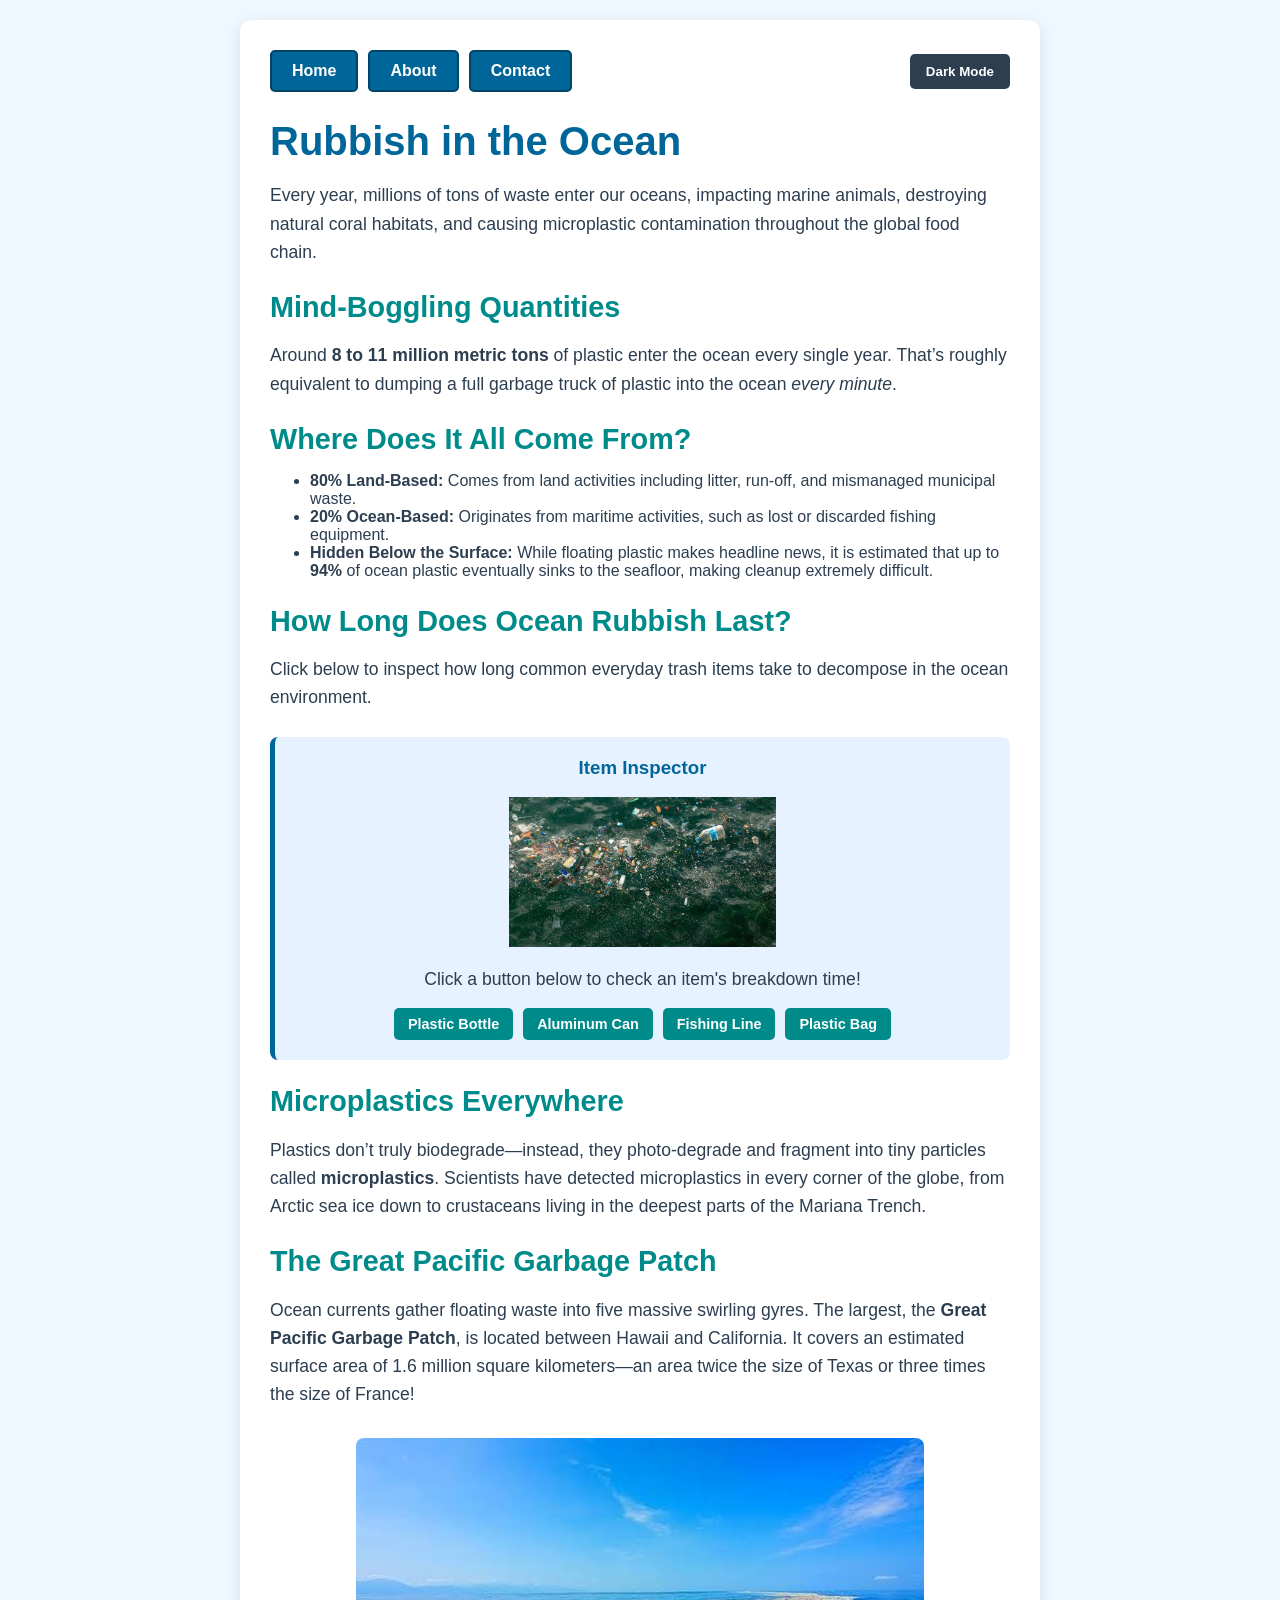
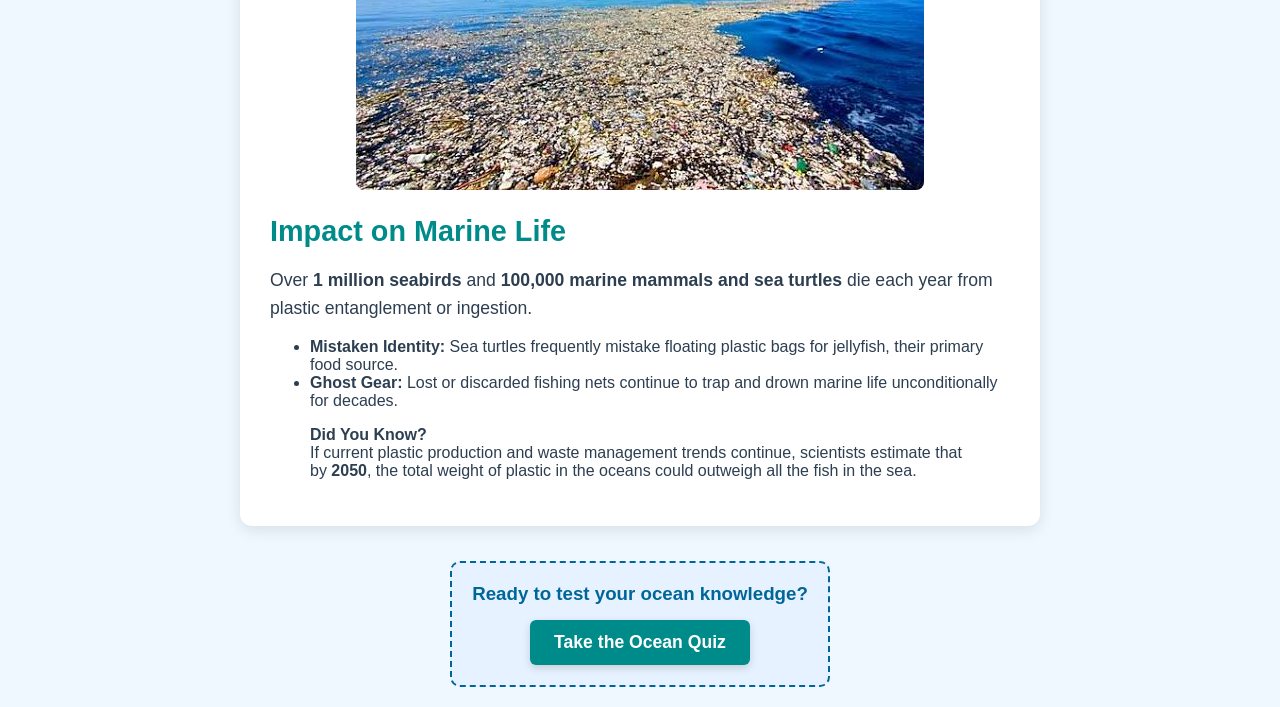
<file: Develop/about.html>
<!DOCTYPE html>
<html lang="en">
<head>
    <meta charset="UTF-8">
    <meta name="viewport" content="width=device-width, initial-scale=1.0">
    <title>Ocean Pollution - Our Ocean</title>
    <link rel="stylesheet" href="Style.css">
</head>
<body>

    <div class="page-container">
        
        <div class="header-bar">
            <nav class="main-nav">
                <a href="index.html" class="nav-button">Home</a>
                <a href="about.html" class="nav-button">About</a>
                <a href="quiz.html" class="nav-button">Contact</a>
            </nav>
                <button id="theme-toggle" class="theme-btn">Dark Mode</button>
        </div>

        <h1>Rubbish in the Ocean</h1>
        
        <p>Every year, millions of tons of waste enter our oceans, impacting marine animals, destroying natural coral habitats, and causing microplastic contamination throughout the global food chain.</p>

        <h2>Mind-Boggling Quantities</h2>
        <p>Around <strong>8 to 11 million metric tons</strong> of plastic enter the ocean every single year. That’s roughly equivalent to dumping a full garbage truck of plastic into the ocean <em>every minute</em>.</p>

        <h2>Where Does It All Come From?</h2>
        <ul>
            <li><strong>80% Land-Based:</strong> Comes from land activities including litter, run-off, and mismanaged municipal waste.</li>
            <li><strong>20% Ocean-Based:</strong> Originates from maritime activities, such as lost or discarded fishing equipment.</li>
            <li><strong>Hidden Below the Surface:</strong> While floating plastic makes headline news, it is estimated that up to <strong>94%</strong> of ocean plastic eventually sinks to the seafloor, making cleanup extremely difficult.</li>
        </ul>

        <h2>How Long Does Ocean Rubbish Last?</h2>
        <p>Click below to inspect how long common everyday trash items take to decompose in the ocean environment.</p>

        <div class="fact-card">
            <h3 id="item-title">Item Inspector</h3>
            
            <img id="inspector-img" src="default-item.jpg" alt="Item Preview" class="inspector-img">

            <p id="fact-display">Click a button below to check an item's breakdown time!</p>
            
            <div class="button-group">
                <button class="fact-button trash-btn" data-time="Plastic Water Bottle: Takes up to 450 YEARS to completely decompose!" data-img="bottle.jpg">Plastic Bottle</button>
                <button class="fact-button trash-btn" data-time="Aluminum Can: Takes around 200 YEARS to break down in saltwater!" data-img="can.jpg">Aluminum Can</button>
                <button class="fact-button trash-btn" data-time="Fishing Line: Takes up to 600 YEARS and poses severe entanglement risks!" data-img="fishing-line.jpg">Fishing Line</button>
                <button class="fact-button trash-btn" data-time="Plastic Bag: Takes 10 to 20 YEARS, but breaks into toxic microplastics!" data-img="plastic-bag.jpg">Plastic Bag</button>
            </div>
        </div>

        <h2>Microplastics Everywhere</h2>
        <p>Plastics don’t truly biodegrade—instead, they photo-degrade and fragment into tiny particles called <strong>microplastics</strong>. Scientists have detected microplastics in every corner of the globe, from Arctic sea ice down to crustaceans living in the deepest parts of the Mariana Trench.</p>

        <h2>The Great Pacific Garbage Patch</h2>
        <p>Ocean currents gather floating waste into five massive swirling gyres. The largest, the <strong>Great Pacific Garbage Patch</strong>, is located between Hawaii and California. It covers an estimated surface area of 1.6 million square kilometers—an area twice the size of Texas or three times the size of France!</p>

        <div class="image-section">
            <img src="Rubbish.jpg" alt="Plastic trash in the sea" class="sea-image" id="sea-image">
        </div>

        <h2>Impact on Marine Life</h2>
        <p>Over <strong>1 million seabirds</strong> and <strong>100,000 marine mammals and sea turtles</strong> die each year from plastic entanglement or ingestion.</p>
        <ul>
            <li><strong>Mistaken Identity:</strong> Sea turtles frequently mistake floating plastic bags for jellyfish, their primary food source.</li>
            <li><strong>Ghost Gear:</strong> Lost or discarded fishing nets continue to trap and drown marine life unconditionally for decades.</li>
        </ul>

        <blockquote class="did-you-know">
            <strong>Did You Know?</strong><br>
            If current plastic production and waste management trends continue, scientists estimate that by <strong>2050</strong>, the total weight of plastic in the oceans could outweigh all the fish in the sea.
        </blockquote>

    </div> 

    <div class="quiz-callout">
        <h3>Ready to test your ocean knowledge?</h3>
        <a href="quiz.html" class="quiz-link-btn">Take the Ocean Quiz</a>
    </div>

    <script>
      const toggleButton = document.getElementById('theme-toggle');
      const seaImage = document.getElementById('sea-image');
      
      toggleButton.addEventListener('click', () => {
        document.body.classList.toggle('dark-theme');
        
        if (document.body.classList.contains('dark-theme')) {
          toggleButton.textContent = 'Light Mode';
          seaImage.src = 'Rubbish-Dark.jpg';
        } else {
          toggleButton.textContent = 'Dark Mode';
          seaImage.src = 'Rubbish.jpg';
        }
      });
      const trashButtons = document.querySelectorAll('.trash-btn');
      const factDisplay = document.getElementById('fact-display');
      const inspectorImg = document.getElementById('inspector-img');

      trashButtons.forEach(button => {
        button.addEventListener('click', () => {
          factDisplay.textContent = button.getAttribute('data-time');
          inspectorImg.src = button.getAttribute('data-img');
          
          factDisplay.classList.remove('pop-anim');
          inspectorImg.classList.remove('pop-anim');
          
          void factDisplay.offsetWidth;
          
          factDisplay.classList.add('pop-anim');
          inspectorImg.classList.add('pop-anim');
        });
      });
    </script>
</body>
</html>
</file>
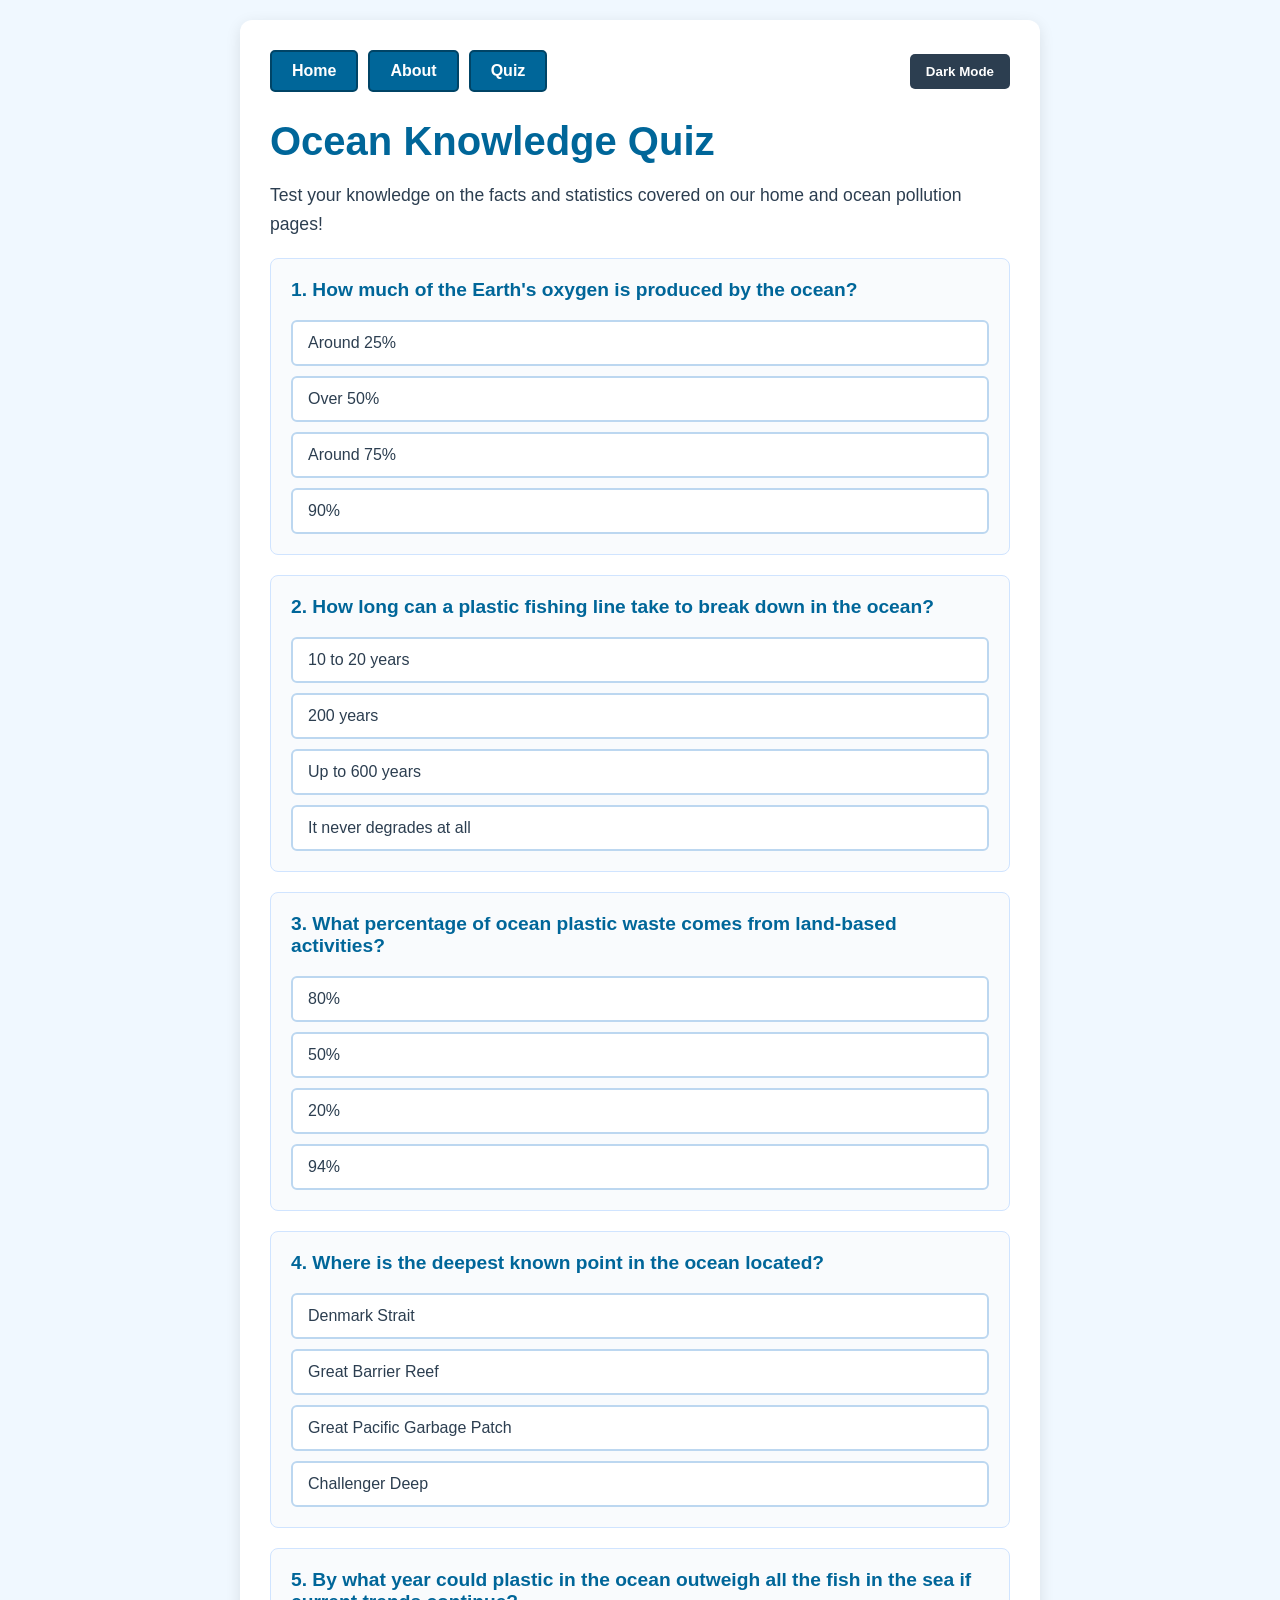
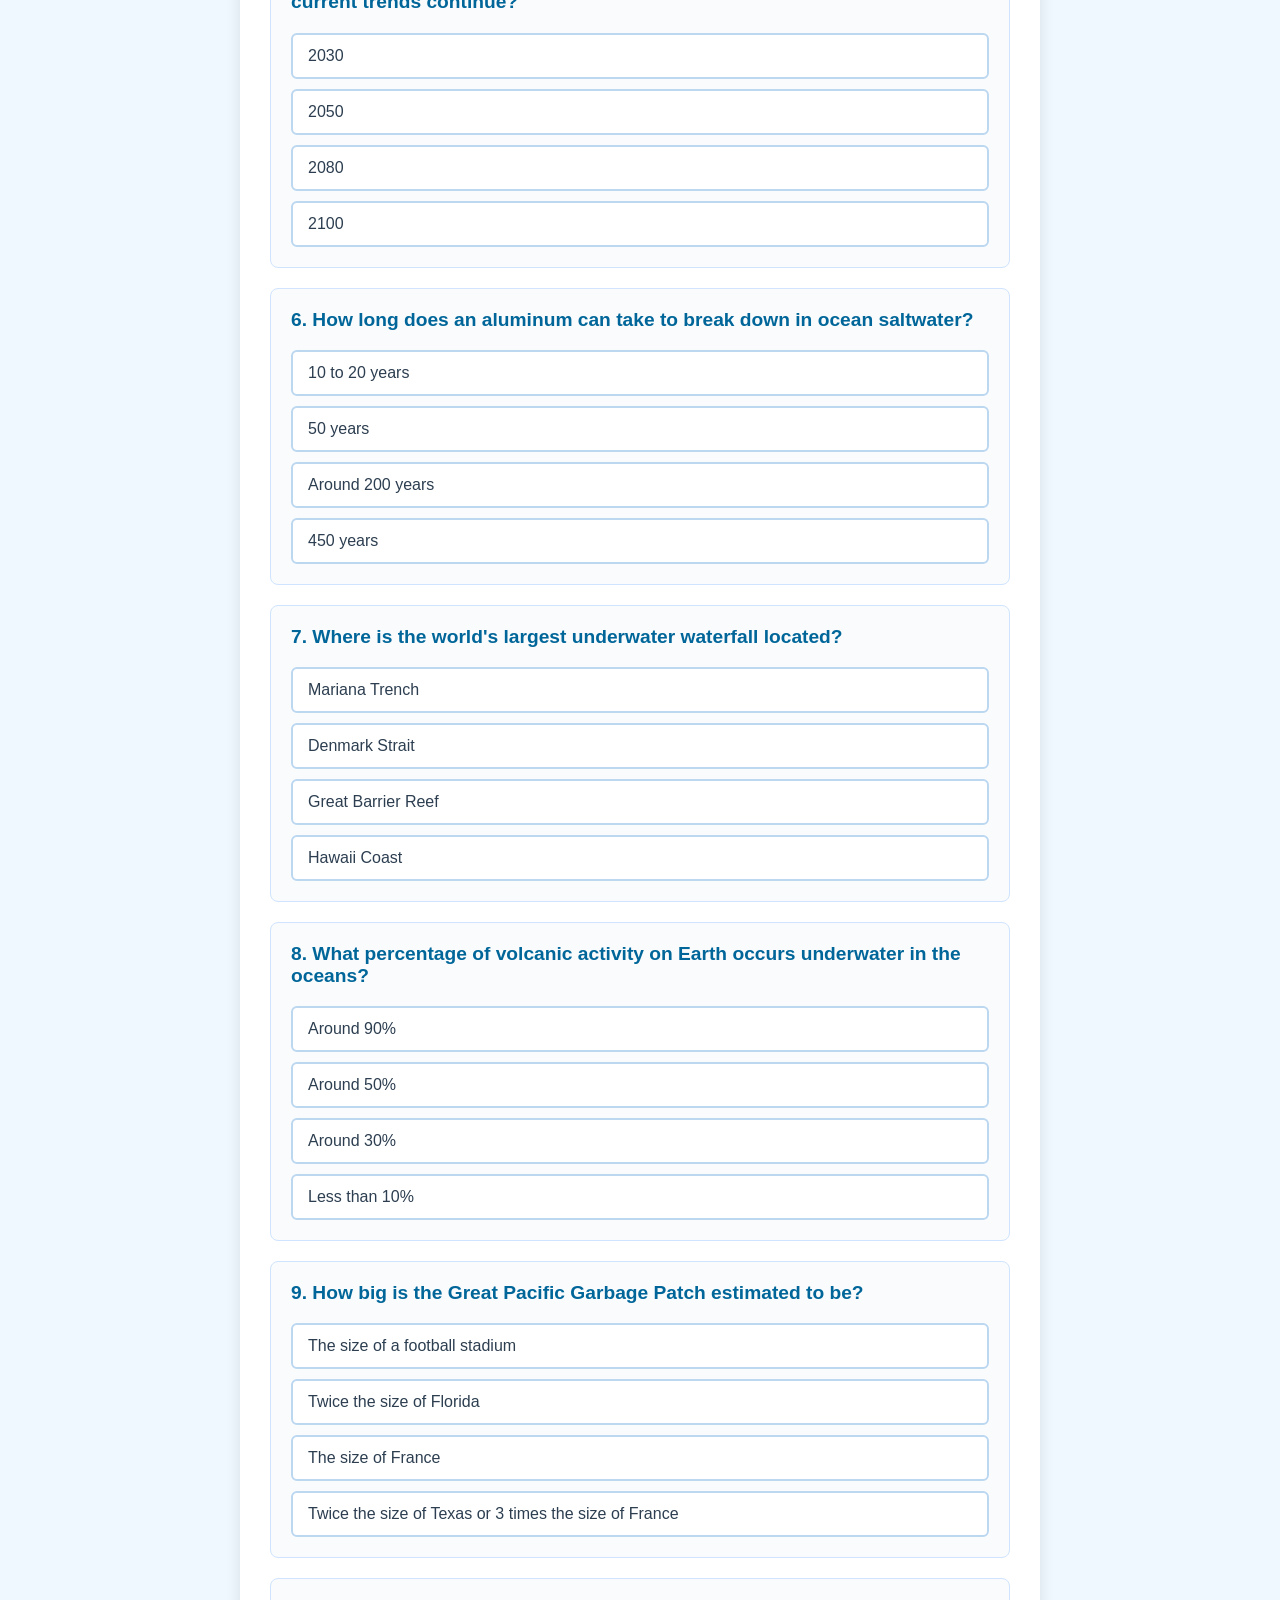
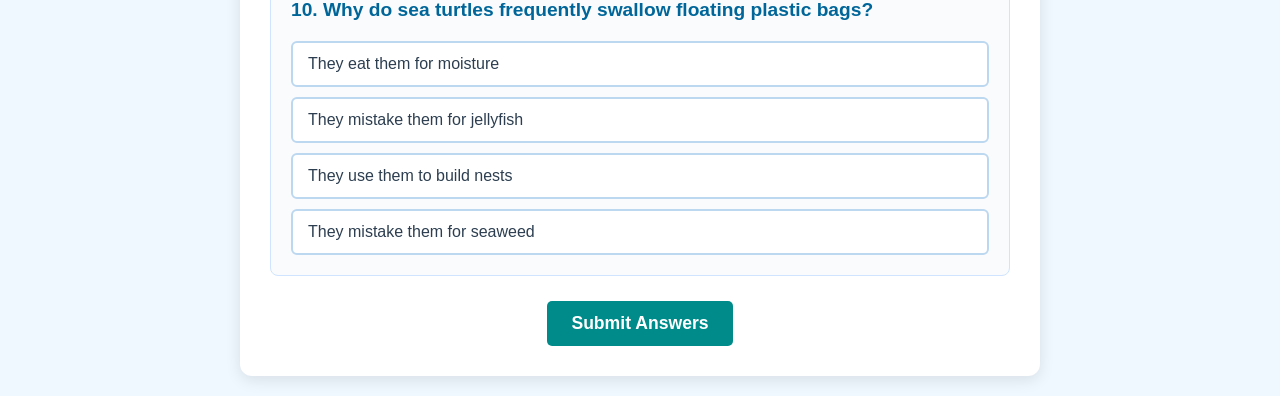
<file: Develop/quiz.html>
<!DOCTYPE html>
<html lang="en">
<head>
    <meta charset="UTF-8">
    <meta name="viewport" content="width=device-width, initial-scale=1.0">
    <title>Ocean Quiz - Our Ocean</title>
    <link rel="stylesheet" href="Style.css">
</head>
<body>

    <div class="page-container">
        
        <div class="header-bar">
            <nav class="main-nav">
                <a href="index.html" class="nav-button">Home</a>
                <a href="about.html" class="nav-button">About</a>
                <a href="quiz.html" class="nav-button">Quiz</a>
            </nav>
            <button id="theme-toggle" class="theme-btn">Dark Mode</button>
        </div>

        <h1>Ocean Knowledge Quiz</h1>
        <p>Test your knowledge on the facts and statistics covered on our home and ocean pollution pages!</p>

        <div class="quiz-container" id="quiz-container">
            
            <div class="question-card" data-correct="1">
                <h3>1. How much of the Earth's oxygen is produced by the ocean?</h3>
                <div class="options-group">
                    <button class="option-btn" data-index="0">Around 25%</button>
                    <button class="option-btn" data-index="1">Over 50%</button>
                    <button class="option-btn" data-index="2">Around 75%</button>
                    <button class="option-btn" data-index="3">90%</button>
                </div>
            </div>

            <div class="question-card" data-correct="2">
                <h3>2. How long can a plastic fishing line take to break down in the ocean?</h3>
                <div class="options-group">
                    <button class="option-btn" data-index="0">10 to 20 years</button>
                    <button class="option-btn" data-index="1">200 years</button>
                    <button class="option-btn" data-index="2">Up to 600 years</button>
                    <button class="option-btn" data-index="3">It never degrades at all</button>
                </div>
            </div>

            <div class="question-card" data-correct="0">
                <h3>3. What percentage of ocean plastic waste comes from land-based activities?</h3>
                <div class="options-group">
                    <button class="option-btn" data-index="0">80%</button>
                    <button class="option-btn" data-index="1">50%</button>
                    <button class="option-btn" data-index="2">20%</button>
                    <button class="option-btn" data-index="3">94%</button>
                </div>
            </div>

            <div class="question-card" data-correct="3">
                <h3>4. Where is the deepest known point in the ocean located?</h3>
                <div class="options-group">
                    <button class="option-btn" data-index="0">Denmark Strait</button>
                    <button class="option-btn" data-index="1">Great Barrier Reef</button>
                    <button class="option-btn" data-index="2">Great Pacific Garbage Patch</button>
                    <button class="option-btn" data-index="3">Challenger Deep</button>
                </div>
            </div>

            <div class="question-card" data-correct="1">
                <h3>5. By what year could plastic in the ocean outweigh all the fish in the sea if current trends continue?</h3>
                <div class="options-group">
                    <button class="option-btn" data-index="0">2030</button>
                    <button class="option-btn" data-index="1">2050</button>
                    <button class="option-btn" data-index="2">2080</button>
                    <button class="option-btn" data-index="3">2100</button>
                </div>
            </div>
            
            <div class="question-card" data-correct="2">
                <h3>6. How long does an aluminum can take to break down in ocean saltwater?</h3>
                <div class="options-group">
                    <button class="option-btn" data-index="0">10 to 20 years</button>
                    <button class="option-btn" data-index="1">50 years</button>
                    <button class="option-btn" data-index="2">Around 200 years</button>
                    <button class="option-btn" data-index="3">450 years</button>
                </div>
            </div>

            <div class="question-card" data-correct="1">
                <h3>7. Where is the world's largest underwater waterfall located?</h3>
                <div class="options-group">
                    <button class="option-btn" data-index="0">Mariana Trench</button>
                    <button class="option-btn" data-index="1">Denmark Strait</button>
                    <button class="option-btn" data-index="2">Great Barrier Reef</button>
                    <button class="option-btn" data-index="3">Hawaii Coast</button>
                </div>
            </div>

            <div class="question-card" data-correct="0">
                <h3>8. What percentage of volcanic activity on Earth occurs underwater in the oceans?</h3>
                <div class="options-group">
                    <button class="option-btn" data-index="0">Around 90%</button>
                    <button class="option-btn" data-index="1">Around 50%</button>
                    <button class="option-btn" data-index="2">Around 30%</button>
                    <button class="option-btn" data-index="3">Less than 10%</button>
                </div>
            </div>

            <div class="question-card" data-correct="3">
                <h3>9. How big is the Great Pacific Garbage Patch estimated to be?</h3>
                <div class="options-group">
                    <button class="option-btn" data-index="0">The size of a football stadium</button>
                    <button class="option-btn" data-index="1">Twice the size of Florida</button>
                    <button class="option-btn" data-index="2">The size of France</button>
                    <button class="option-btn" data-index="3">Twice the size of Texas or 3 times the size of France</button>
                </div>
            </div>

            <div class="question-card" data-correct="1">
                <h3>10. Why do sea turtles frequently swallow floating plastic bags?</h3>
                <div class="options-group">
                    <button class="option-btn" data-index="0">They eat them for moisture</button>
                    <button class="option-btn" data-index="1">They mistake them for jellyfish</button>
                    <button class="option-btn" data-index="2">They use them to build nests</button>
                    <button class="option-btn" data-index="3">They mistake them for seaweed</button>
                </div>
            </div>
        </div>

        <div class="quiz-actions">
            <button id="submit-btn" class="fact-button" style="font-size: 1.1rem; padding: 12px 24px;">Submit Answers</button>
        </div>

        <div class="score-board" id="score-board">
            <h2 id="score-title">Quiz Completed!</h2>
            <p id="score-text"></p>
            <button id="reset-btn" class="fact-button">Try Again</button>
        </div>

    </div> 

    <script>
    const toggleButton = document.getElementById('theme-toggle');
    
    toggleButton.addEventListener('click', () => {
        document.body.classList.toggle('dark-theme');
        
        if (document.body.classList.contains('dark-theme')) {
            toggleButton.textContent = 'Light Mode';
        } else {
            toggleButton.textContent = 'Dark Mode';
        }
    });

    const questions = document.querySelectorAll('.question-card');
    const submitBtn = document.getElementById('submit-btn');
    const scoreBoard = document.getElementById('score-board');
    const scoreText = document.getElementById('score-text');
    const resetBtn = document.getElementById('reset-btn');

    const warningMsg = document.createElement('p');
    warningMsg.style.color = '#d9534f';
    warningMsg.style.fontWeight = 'bold';
    warningMsg.style.marginTop = '10px';
    warningMsg.style.display = 'none';
    submitBtn.parentNode.insertBefore(warningMsg, submitBtn);

    questions.forEach(card => {
        const options = card.querySelectorAll('.option-btn');
        options.forEach(option => {
            option.addEventListener('click', () => {
                
                card.style.borderColor = '';

                options.forEach(btn => {
                    btn.classList.remove('selected');
                    btn.style.borderColor = '';
                    delete btn.dataset.selected;
                });

                option.style.borderColor = '#006699';
                option.dataset.selected = 'true';
            });
        });
    });

    submitBtn.addEventListener('click', () => {
        let unansweredCount = 0;

        questions.forEach(card => {
            const hasSelected = card.querySelector('.option-btn[data-selected="true"]');
            if (!hasSelected) {
                unansweredCount++;
              
                card.style.borderColor = '#ff8080';
            } else {
                card.style.borderColor = '';
            }
        });

        if (unansweredCount > 0) {
            warningMsg.textContent = `⚠️ Please answer all questions! You have ${unansweredCount} unanswered question${unansweredCount > 1 ? 's' : ''} left.`;
            warningMsg.style.display = 'block';
            
            const firstUnanswered = Array.from(questions).find(card => card.style.borderColor === 'rgb(255, 128, 128)');
            if (firstUnanswered) {
                firstUnanswered.scrollIntoView({ behavior: 'smooth', block: 'center' });
            }
            return;
        }

        warningMsg.style.display = 'none';

        let score = 0;
        let total = questions.length;

        questions.forEach(card => {
            const correctIndex = parseInt(card.getAttribute('data-correct'));
            const options = card.querySelectorAll('.option-btn');
            
            options.forEach((option, index) => {
                option.disabled = true;

                const isSelected = option.dataset.selected === 'true';

                if (index === correctIndex) {
                    option.classList.add('correct');
                    if (isSelected) score++;
                } 
            
                else if (isSelected) {
                    option.classList.add('wrong');
                }
            });
        });

        scoreText.textContent = `You scored ${score} out of ${total}! (${Math.round((score / total) * 100)}%)`;
        scoreBoard.style.display = 'block';
        scoreBoard.classList.add('pop-anim');
        submitBtn.style.display = 'none';
    });

    resetBtn.addEventListener('click', () => {
        questions.forEach(card => {
            card.style.borderColor = '';
            const options = card.querySelectorAll('.option-btn');
            options.forEach(option => {
                option.disabled = false;
                option.classList.remove('correct', 'wrong');
                option.style.borderColor = '';
                delete option.dataset.selected;
            });
        });

        warningMsg.style.display = 'none';
        scoreBoard.style.display = 'none';
        submitBtn.style.display = 'inline-block';
        window.scrollTo({ top: 0, behavior: 'smooth' });
    });
</script>
</body>
</html>
</file>
<file: Develop/Style.css>
body {
    background-color: #f0f8ff;
    font-family: 'Segoe UI', Tahoma, Geneva, Verdana, sans-serif; 
    color: #2c3e50; 
    margin: 0;
    padding: 20px;
    display: flex;
    flex-direction: column;
    align-items: center;
    transition: background-color 0.3s ease, color 0.3s ease;
}

.page-container {
    background-color: #ffffff;
    max-width: 800px;
    width: 100%;
    padding: 30px;
    border-radius: 12px;
    box-shadow: 0 4px 15px rgba(0, 0, 0, 0.1); 
    box-sizing: border-box; 
    transition: background-color 0.3s ease;
}

.header-bar {
    display: flex;
    justify-content: space-between;
    align-items: center;
    flex-wrap: wrap;
    gap: 15px;
    margin-bottom: 25px;
}

.main-nav {
    display: flex;
    gap: 10px;
}

.nav-button {
    display: inline-block;
    color: #ffffff;            
    background-color: #006699; 
    padding: 10px 20px; 
    text-decoration: none;
    font-weight: bold;
    border-radius: 5px;
    border: 2px solid #004466;  
    transition: background-color 0.3s ease;
}

.nav-button:hover {
    background-color: #004466;  
    color: #ffffff;
}

.theme-btn {
    background-color: #2c3e50;
    color: #ffffff;
    border: none;
    padding: 10px 16px;
    border-radius: 5px;
    font-weight: bold;
    cursor: pointer;
    transition: background-color 0.3s ease;
}

.theme-btn:hover {
    background-color: #1a252f;
}

h1 {
    color: #006699; 
    font-size: 2.5rem;
    margin-bottom: 10px;
}

h2 {
    color: #008b8b; 
    font-size: 1.8rem;
    margin-top: 25px;
    margin-bottom: 10px;
}

p {
    line-height: 1.6;
    font-size: 1.1rem;
    margin-bottom: 15px;
}

.image-section {
    margin-top: 30px;
    text-align: center;
}

.sea-image {
    max-width: 100%;
    height: auto;
    border-radius: 8px;
    display: block; 
    margin: 0 auto;
}

body.dark-theme {
    background-color: #0b1d3a;
    color: #e0e6ed;
}

body.dark-theme .page-container {
    background-color: #122b54;
    box-shadow: 0 4px 15px rgba(0, 0, 0, 0.5);
}

body.dark-theme h1 {
    color: #4da6ff;
}

body.dark-theme h2 {
    color: #00e5e5;
}

body.dark-theme .theme-btn {
    background-color: #f0f8ff;
    color: #0b1d3a;
}

body.dark-theme .theme-btn:hover {
    background-color: #d0e4ff;
}

.fact-card {
    background-color: #e6f2ff;
    border-left: 5px solid #006699;
    padding: 20px;
    border-radius: 8px;
    margin: 25px 0;
    text-align: center;
}

.fact-card h3 {
    margin-top: 0;
    color: #006699;
}

.fact-button {
    background-color: #008b8b;
    color: white;
    border: none;
    padding: 10px 18px;
    border-radius: 5px;
    font-weight: bold;
    cursor: pointer;
    transition: transform 0.2s ease, background-color 0.2s ease;
}

.fact-button:hover {
    background-color: #006666;
    transform: scale(1.05);
}

.pop-anim {
    animation: popIn 0.3s ease-out;
}

@keyframes popIn {
    0% {
        opacity: 0;
        transform: translateY(-8px) scale(0.98);
    }
    100% {
        opacity: 1;
        transform: translateY(0) scale(1);
    }
}

body.dark-theme .fact-card {
    background-color: #1a3a68;
    border-left-color: #00e5e5;
}

body.dark-theme .fact-card h3 {
    color: #00e5e5;
}

body.dark-theme .fact-button {
    background-color: #00e5e5;
    color: #0b1d3a;
}

body.dark-theme .fact-button:hover {
    background-color: #80f2f2;
}

.button-group {
    display: flex;
    flex-wrap: wrap;
    gap: 10px;
    justify-content: center;
    margin-top: 15px;
}

.trash-btn {
    font-size: 0.9rem;
    padding: 8px 14px;
}

.quiz-container {
    display: flex;
    flex-direction: column;
    gap: 20px;
    margin-top: 20px;
}

.question-card {
    background-color: #f9fbfd;
    border: 1px solid #d0e4ff;
    border-radius: 8px;
    padding: 20px;
    transition: background-color 0.3s ease;
}

body.dark-theme .question-card {
    background-color: #18345d;
    border-color: #2c5282;
}

.question-card h3 {
    margin-top: 0;
    color: #006699;
    font-size: 1.2rem;
}

body.dark-theme .question-card h3 {
    color: #00e5e5;
}

.options-group {
    display: flex;
    flex-direction: column;
    gap: 10px;
    margin-top: 12px;
}

.option-btn {
    background-color: #ffffff;
    color: #2c3e50;
    border: 2px solid #bcd7f0;
    padding: 12px 15px;
    border-radius: 6px;
    font-size: 1rem;
    text-align: left;
    cursor: pointer;
    transition: all 0.2s ease;
}

.option-btn:hover:not([disabled]) {
    background-color: #e6f2ff;
    border-color: #006699;
}

body.dark-theme .option-btn {
    background-color: #0d213f;
    color: #e0e6ed;
    border-color: #2b4c7e;
}

body.dark-theme .option-btn:hover:not([disabled]) {
    background-color: #1a3a68;
    border-color: #00e5e5;
}

.option-btn.wrong {
    background-color: #ffe6e6 !important;
    border-color: #ff8080 !important;
    color: #900 !important;
    font-weight: bold;
}

.option-btn.correct {
    background-color: #e6ffe6 !important;
    border-color: #80ff80 !important;
    color: #006600 !important;
    font-weight: bold;
}

body.dark-theme .option-btn.wrong {
    background-color: #4a1f1f !important;
    border-color: #ff6666 !important;
    color: #ffb3b3 !important;
}

body.dark-theme .option-btn.correct {
    background-color: #1b4224 !important;
    border-color: #66ff66 !important;
    color: #b3ffb3 !important;
}

.quiz-actions {
    margin-top: 25px;
    text-align: center;
}

.score-board {
    display: none;
    background-color: #e6f2ff;
    border-left: 5px solid #006699;
    padding: 20px;
    border-radius: 8px;
    margin-top: 25px;
    text-align: center;
}

body.dark-theme .score-board {
    background-color: #1a3a68;
    border-left-color: #00e5e5;
}

.score-board h2 {
    margin: 0 0 10px 0;
}

.quiz-callout {
    margin-top: 35px;
    padding: 20px;
    background-color: #e6f2ff;
    border-radius: 10px;
    text-align: center;
    border: 2px dashed #006699;
    transition: background-color 0.3s ease, border-color 0.3s ease;
}

.quiz-callout h3 {
    margin-top: 0;
    margin-bottom: 15px;
    color: #006699;
}

.quiz-link-btn {
    display: inline-block;
    background-color: #008b8b;
    color: #ffffff;
    padding: 12px 24px;
    font-size: 1.1rem;
    font-weight: bold;
    text-decoration: none;
    border-radius: 6px;
    box-shadow: 0 3px 8px rgba(0, 0, 0, 0.15);
    transition: transform 0.2s ease, background-color 0.2s ease, box-shadow 0.2s ease;
}

.quiz-link-btn:hover {
    background-color: #006666;
    color: #ffffff;
    transform: translateY(-2px);
    box-shadow: 0 5px 12px rgba(0, 0, 0, 0.2);
}

body.dark-theme .quiz-callout {
    background-color: #1a3a68;
    border-color: #00e5e5;
}

body.dark-theme .quiz-callout h3 {
    color: #00e5e5;
}

body.dark-theme .quiz-link-btn {
    background-color: #00e5e5;
    color: #0b1d3a;
}

body.dark-theme .quiz-link-btn:hover {
    background-color: #80f2f2;
}

.quiz-container {
   display: flex;
   flex-direction: column;
 gap: 20px;
            margin-top: 20px;
        }

        .question-card {
            background-color: #f9fbfd;
            border: 1px solid #d0e4ff;
            border-radius: 8px;
            padding: 20px;
            transition: background-color 0.3s ease;
        }

        body.dark-theme .question-card {
            background-color: #18345d;
            border-color: #2c5282;
        }

        .question-card h3 {
            margin-top: 0;
            color: #006699;
            font-size: 1.2rem;
        }

        body.dark-theme .question-card h3 {
            color: #00e5e5;
        }

        .options-group {
            display: flex;
            flex-direction: column;
            gap: 10px;
            margin-top: 12px;
        }

        .option-btn {
            background-color: #ffffff;
            color: #2c3e50;
            border: 2px solid #bcd7f0;
            padding: 12px 15px;
            border-radius: 6px;
            font-size: 1rem;
            text-align: left;
            cursor: pointer;
            transition: all 0.2s ease;
        }

        .option-btn:hover:not([disabled]) {
            background-color: #e6f2ff;
            border-color: #006699;
        }

        body.dark-theme .option-btn {
            background-color: #0d213f;
            color: #e0e6ed;
            border-color: #2b4c7e;
        }

        body.dark-theme .option-btn:hover:not([disabled]) {
            background-color: #1a3a68;
            border-color: #00e5e5;
        }

        .option-btn.wrong {
            background-color: #ffe6e6 !important;
            border-color: #ff8080 !important;
            color: #900 !important;
            font-weight: bold;
        }

        .option-btn.correct {
            background-color: #e6ffe6 !important;
            border-color: #80ff80 !important;
            color: #006600 !important;
            font-weight: bold;
        }

        body.dark-theme .option-btn.wrong {
            background-color: #4a1f1f !important;
            border-color: #ff6666 !important;
            color: #ffb3b3 !important;
        }

        body.dark-theme .option-btn.correct {
            background-color: #1b4224 !important;
            border-color: #66ff66 !important;
            color: #b3ffb3 !important;
        }

        .quiz-actions {
            margin-top: 25px;
            text-align: center;
        }

        .score-board {
            display: none;
            background-color: #e6f2ff;
            border-left: 5px solid #006699;
            padding: 20px;
            border-radius: 8px;
            margin-top: 25px;
            text-align: center;
        }

        body.dark-theme .score-board {
            background-color: #1a3a68;
            border-left-color: #00e5e5;
        }

        .score-board h2 {
            margin: 0 0 10px 0;
        }

.fact-img {
    max-width: 100%;
    height: 150px;
    object-fit: contain;
    margin: 10px 0;
    display: block;
    margin-left: auto;
    margin-right: auto;
}

.inspector-img {
    max-width: 100%;
    height: 150px;
    object-fit: contain;
    margin: 10px auto;
    display: block;
}
</file>
